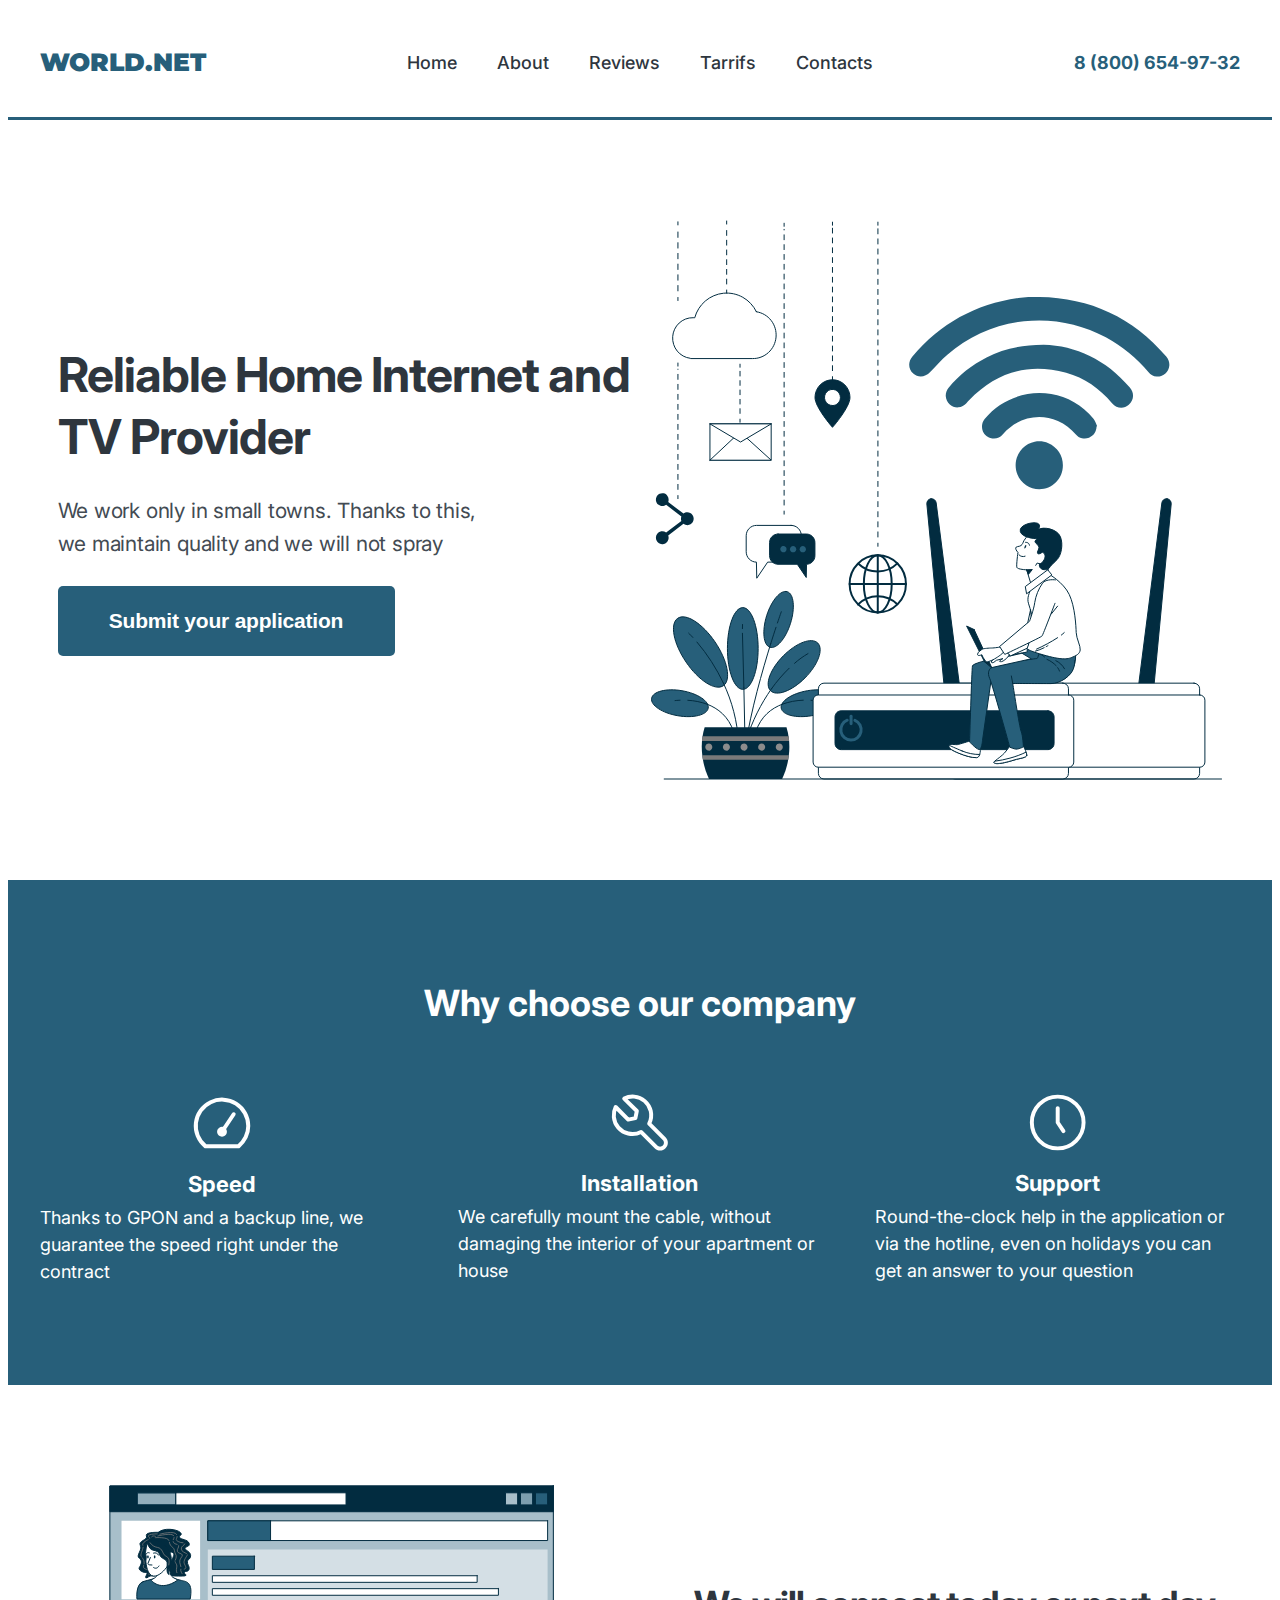
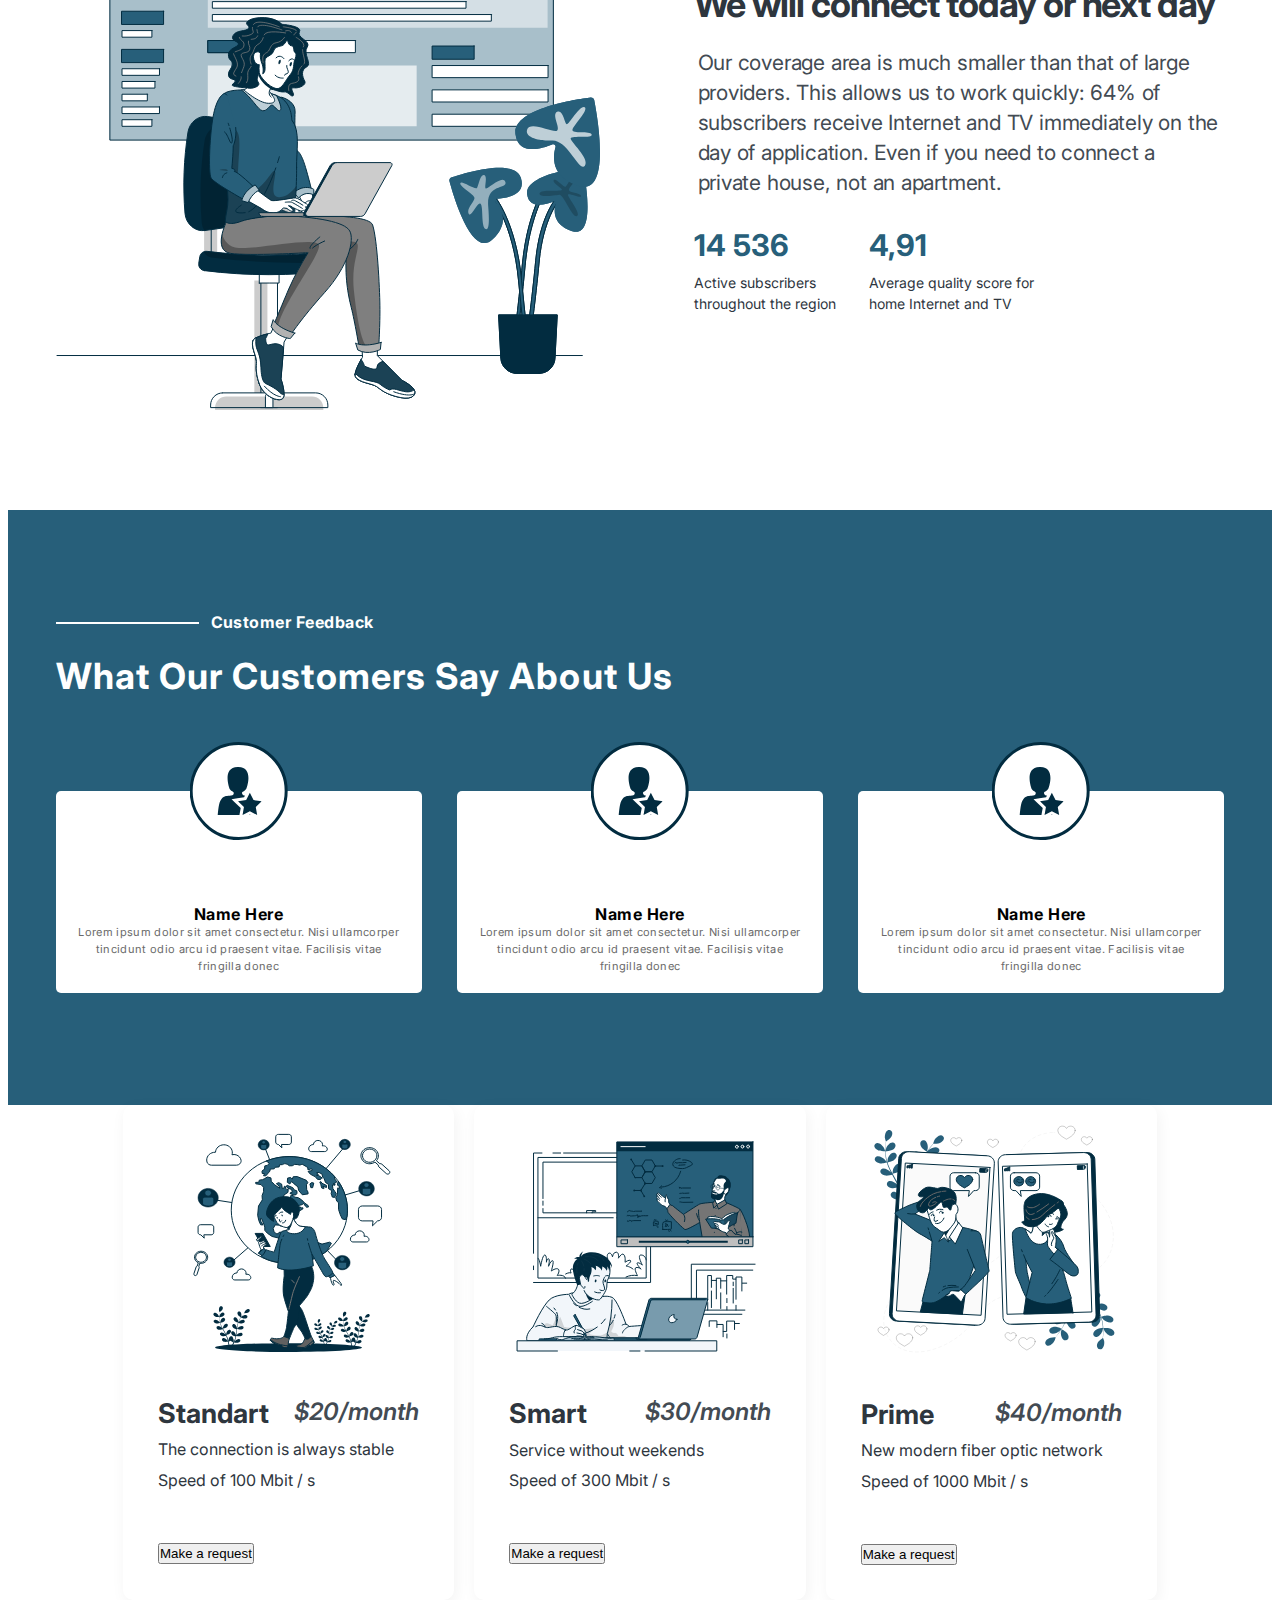
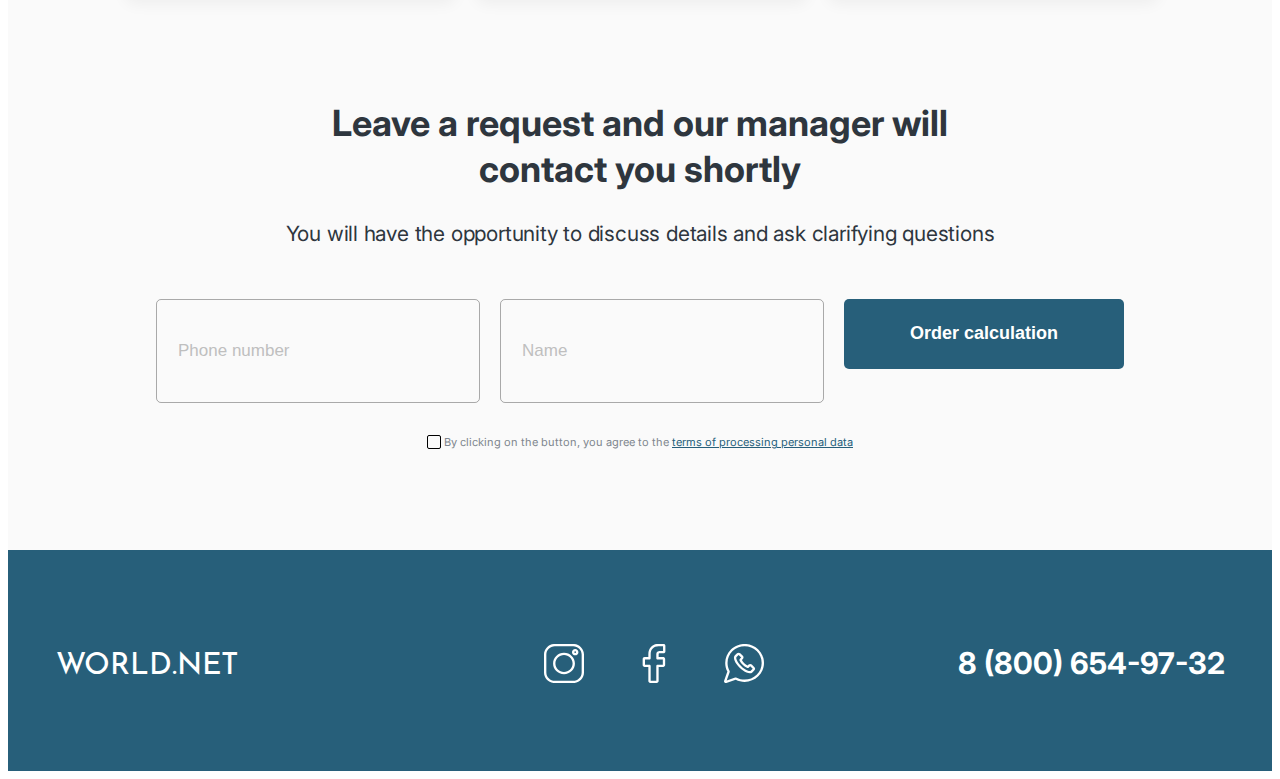
<file: index.html>
<!DOCTYPE html>
<html lang="en">
  <head>
    <meta charset="UTF-8" />
    <meta name="viewport" content="width=device-width, initial-scale=1.0" />

    <title>World.Net</title>
    <link
      rel="stylesheet"
      href="https://cdnjs.cloudflare.com/ajax/libs/modern-normalize/2.0.0/modern-normalize.min.css"
      integrity="sha512-4xo8blKMVCiXpTaLzQSLSw3KFOVPWhm/TRtuPVc4WG6kUgjH6J03IBuG7JZPkcWMxJ5huwaBpOpnwYElP/m6wg=="
      crossorigin="anonymous"
      referrerpolicy="no-referrer"
    />
    <link rel="preconnect" href="https://fonts.googleapis.com" />
    <link rel="preconnect" href="https://fonts.gstatic.com" crossorigin />
    <link
      href="https://fonts.googleapis.com/css2?family=Inter:wght@400;500;600;700&family=Montserrat:wght@0,900;1,900&family=Poppins&family=Reem+Kufi&display=swap"
      rel="stylesheet"
    />
    <link rel="stylesheet" href="./css/style.css" />
  </head>
  <body>
    <!-- ==================== header ==================== -->
    <header class="header">
      <div class="container header-container">
        <a class="header-logo" href="./index.html" class="logo">World.Net</a>
        <nav class="header-nav">
          <ul class="header-nav-list">
            <li class="header-list-item">
              <a class="header-nav-link" href="./index.html">Home</a>
            </li>
            <li class="header-list-item"><a class="header-nav-link" href="#about">About</a></li>
            <li class="header-list-item">
              <a class="header-nav-link" href="#feedback">Reviews</a>
            </li>
            <li class="header-list-item">
              <a class="header-nav-link" href="./html/tariffs.html">Tarrifs</a>
            </li>
            <li class="header-list-item"><a class="header-nav-link" href="#order">Contacts</a></li>
          </ul>
        </nav>
        <address class="header-addres">
          <a class="header-addres-link" href="tel:+88006549732">8 (800) 654-97-32</a>
        </address>
      </div>
    </header>
    <main>
      <!-- ==================== HERO ==================== -->
      <section class="hero">
        <div class="hero-container">
          <div class="left-side">
            <h1 class="hero-title">Reliable Home Internet and TV Provider</h1>
            <p class="hero-text">
              We work only in small towns. Thanks to this, we maintain quality and we will not spray
            </p>
            <button class="hero-submit-btn" type="button" data-modal-open>
              Submit your application
            </button>
          </div>
          <img src="./images/hero/hero-img.svg" alt="hero img" width="572" height="560" />
        </div>
      </section>
      <!-- ==================== features ==================== -->
      <section class="features" id="feedback">
        <div class="container features-content">
          <h2 class="features-title">Why choose our company</h2>
          <ul class="features-list">
            <li class="features-list-item">
              <img
                class="features-list-item-img"
                src="./images/features/content.svg"
                alt="content"
                width="70"
                height="70"
              />
              <h3 class="features-list-item-subtytle">Speed</h3>
              <p class="features-text">
                Thanks to GPON and a backup line, we guarantee the speed right under the contract
              </p>
            </li>
            <li class="features-list-item">
              <img
                class="features-list-item-img"
                src="./images/features/installation.svg"
                alt="installation"
                width="70"
                height="70"
              />
              <h3 class="features-list-item-subtytle">Installation</h3>
              <p class="features-text">
                We carefully mount the cable, without damaging the interior of your apartment or
                house
              </p>
            </li>
            <li class="features-list-item">
              <img
                class="features-list-item-img"
                src="./images/features/support.svg"
                alt="support"
                width="70"
                height="70"
              />
              <h3 class="features-list-item-subtytle">Support</h3>
              <p class="features-text">
                Round-the-clock help in the application or via the hotline, even on holidays you can
                get an answer to your question
              </p>
            </li>
          </ul>
        </div>
      </section>
      <!-- ==================== about ==================== -->
      <section class="about" id="about">
        <div class="about-container">
          <img
            class="about-aside-img"
            src="./images/about/about.svg"
            alt="about"
            width="544"
            height="525"
          />
          <div class="about-content">
            <h2 class="about-title">We will connect today or next day</h2>
            <p class="about-text">
              Our coverage area is much smaller than that of large providers. This allows us to work
              quickly: 64% of subscribers receive Internet and TV immediately on the day of
              application. Even if you need to connect a private house, not an apartment.
            </p>
            <ul class="about-list">
              <li class="about-list-item about-item-left">
                <h3 class="about-list-item-subtitle">14 536</h3>
                <p class="about-list-item-text">Active subscribers throughout the region</p>
              </li>
              <li class="about-list-item about-item-right">
                <h3 class="about-list-item-subtitle">4,91</h3>
                <p class="about-list-item-text">Average quality score for home Internet and TV</p>
              </li>
            </ul>
          </div>
        </div>
      </section>
      <!-- ==================== reviews ==================== -->
      <section class="reviews" id="feedback">
        <div class="reviews-content">
          <p class="customer-subtitle">Customer Feedback</p>
          <h2 class="reviews-title">What Our Customers Say About Us</h2>
          <ul class="reviews-list">
            <li class="reviews-list-item">
              <img class="reviews-list-item-img" src="/images/reviews/avatar.svg" alt="avatar" />
              <h3 class="reviews-list-item-subtitle">Name Here</h3>
              <p class="reviews-list-item-text">
                Lorem ipsum dolor sit amet consectetur. Nisi ullamcorper tincidunt odio arcu id
                praesent vitae. Facilisis vitae fringilla donec
              </p>
            </li>
            <li class="reviews-list-item">
              <img class="reviews-list-item-img" src="/images/reviews/avatar.svg" alt="avatar" />
              <h3 class="reviews-list-item-subtitle">Name Here</h3>
              <p class="reviews-list-item-text">
                Lorem ipsum dolor sit amet consectetur. Nisi ullamcorper tincidunt odio arcu id
                praesent vitae. Facilisis vitae fringilla donec
              </p>
            </li>
            <li class="reviews-list-item">
              <img class="reviews-list-item-img" src="/images/reviews/avatar.svg" alt="avatar" />
              <h3 class="reviews-list-item-subtitle">Name Here</h3>
              <p class="reviews-list-item-text">
                Lorem ipsum dolor sit amet consectetur. Nisi ullamcorper tincidunt odio arcu id
                praesent vitae. Facilisis vitae fringilla donec
              </p>
            </li>
          </ul>
        </div>
      </section>
      <!-- ==================== tariffs ==================== -->
      <section class="section-tariffs" id="tariffs">
        <div class="container">
          <h2 class="visually-hidden">tariffs</h2>
          <ul class="tariffs-list">
            <li class="tariffs-item">
              <img
                class="tariffs-img"
                src="./images/tariffs/standart.svg"
                alt="standart"
                width="248"
                height="228"
              />
              <div class="tariffs-item-box">
                <h3 class="tariffs-item-titles">Standart</h3>
                <p class="tariffs-item-price">$20/month</p>
              </div>

              <p class="tariffs-item-description tariffs-text">The connection is always stable</p>
              <p class="tariffs-item-text tariffs-text">Speed of 100 Mbit / s</p>
              <button class="tariffs-button" type="button">Make a request</button>
            </li>
            <li class="tariffs-item">
              <img
                class="tariffs-img"
                src="/images/tariffs/smart.svg"
                alt="smart"
                width="248"
                height="228"
              />
              <div class="tariffs-item-box">
                <h3 class="tariffs-item-titles">Smart</h3>
                <p class="tariffs-item-price">$30/month</p>
              </div>

              <p class="tariffs-item-description tariffs-text">Service without weekends</p>
              <p class="tariffs-item-text tariffs-text">Speed of 300 Mbit / s</p>
              <button class="tariffs-button" type="button">Make a request</button>
            </li>
            <li class="tariffs-item">
              <img
                class="tariffs-img"
                src="./images/tariffs/prime.svg"
                alt="prime"
                width="248"
                height="228"
              />
              <div class="tariffs-item-box">
                <h3 class="tariffs-item-titles">Prime</h3>
                <p class="tariffs-item-price">$40/month</p>
              </div>

              <p class="tariffs-item-description tariffs-text">New modern fiber optic network</p>
              <p class="tariffs-item-text tariffs-text">Speed of 1000 Mbit / s</p>
              <button class="tariffs-button" type="button">Make a request</button>
            </li>
          </ul>
        </div>
      </section>
      <!-- ==================== order ==================== -->
      <section class="order" id="order">
        <h2 class="order-title">Leave a request and our manager will contact you shortly</h2>
        <p class="order-text">
          You will have the opportunity to discuss details and ask clarifying questions
        </p>
        <form>
          <div class="order-box">
            <label
              ><input class="order-input" type="tel" name="order-tel" placeholder="Phone number"
            /></label>
            <label
              ><input class="order-input" type="text" name="order-name" placeholder="Name"
            /></label>
            <button class="order-btn" type="submit">Order calculation</button>
          </div>

          <div class="order-wrapper">
            <input
              class="order-check visually-hidden"
              type="checkbox"
              name="order-privasy"
              id="order-privasy"
            />
            <label class="order-label" for="order-privasy">
              <span class="custom-checkbox">
                <svg width="8" height="8">
                  <use href="./images/icons.svg#icon-check"></use>
                </svg>
              </span>
              By clicking on the button, you agree to the
              <a class="order-link" href="">terms of processing personal data</a>
            </label>
          </div>
        </form>
      </section>
    </main>
    <!-- ==================== footer ==================== -->
    <footer class="footer">
      <div class="container footer-container">
        <a class="footer-logo" href="./index.html">World.Net</a>
        <ul class="footer-social-list">
          <li class="foter-social-item">
            <a class="footer-social-link" href="" target="_blank" aria-label="instagram link"
              ><img
                class="footer-social-img"
                src="./images/footer/instagram.svg"
                alt="instagram"
                width="40"
                height="40"
            /></a>
          </li>
          <li class="foter-social-item">
            <a class="footer-social-link" href="" target="_blank" aria-label="facebook link"
              ><img
                class="footer-social-img"
                src="./images/footer/facebook.svg"
                alt="facebook"
                width="40"
                height="40"
            /></a>
          </li>
          <li class="foter-social-item">
            <a class="footer-social-link" href="" target="_blank" aria-label="whatsapp link"
              ><img
                class="footer-social-img"
                src="./images/footer/whatsapp.svg"
                alt="whatsapp"
                width="40"
                height="40"
            /></a>
          </li>
        </ul>
        <address class="footer-addres">
          <a class="footer-addres-link" href="tel:+88006549732">8 (800) 654-97-32</a>
        </address>
      </div>
    </footer>
    <!-- ==================== modal ==================== -->
    <div class="overlay is-hidden" data-modal>
      <div class="modal">
        <button class="modal-close-button" type="button" data-modal-close>x</button>
        <p class="modal-subtitle">Contact Us</p>
        <p class="modal-title">
          <span class="modal-accent-color">Contact</span> Us & We Can Work Together
        </p>
        <p class="modal-text">
          Lorem ipsum dolor sit amet consectetur. Adipiscing nisl id at arcu enim id gravida
          pulvinar. Tristique consectetur mi curabitur congue enim dignissim
        </p>
        <form class="form">
          <label class="form-label">
            <input
              class="form-input"
              type="text"
              name="user-name"
              placeholder="Your Name"
              required
            />
          </label>
          <label class="form-label">
            <input
              class="form-input"
              type="email"
              name="user-email"
              placeholder="Your Emaile"
              required
            />
          </label>
          <label class="form-label">
            <textarea
              class="form-textarea"
              name=""
              id=""
              name="user-message"
              placeholder="Your Message"
            ></textarea>
          </label>
          <button class="form-submit-button" type="submit">Submit Message</button>
        </form>
      </div>
    </div>
    <script src="./js/modal.js"></script>
  </body>
</html>
</file>
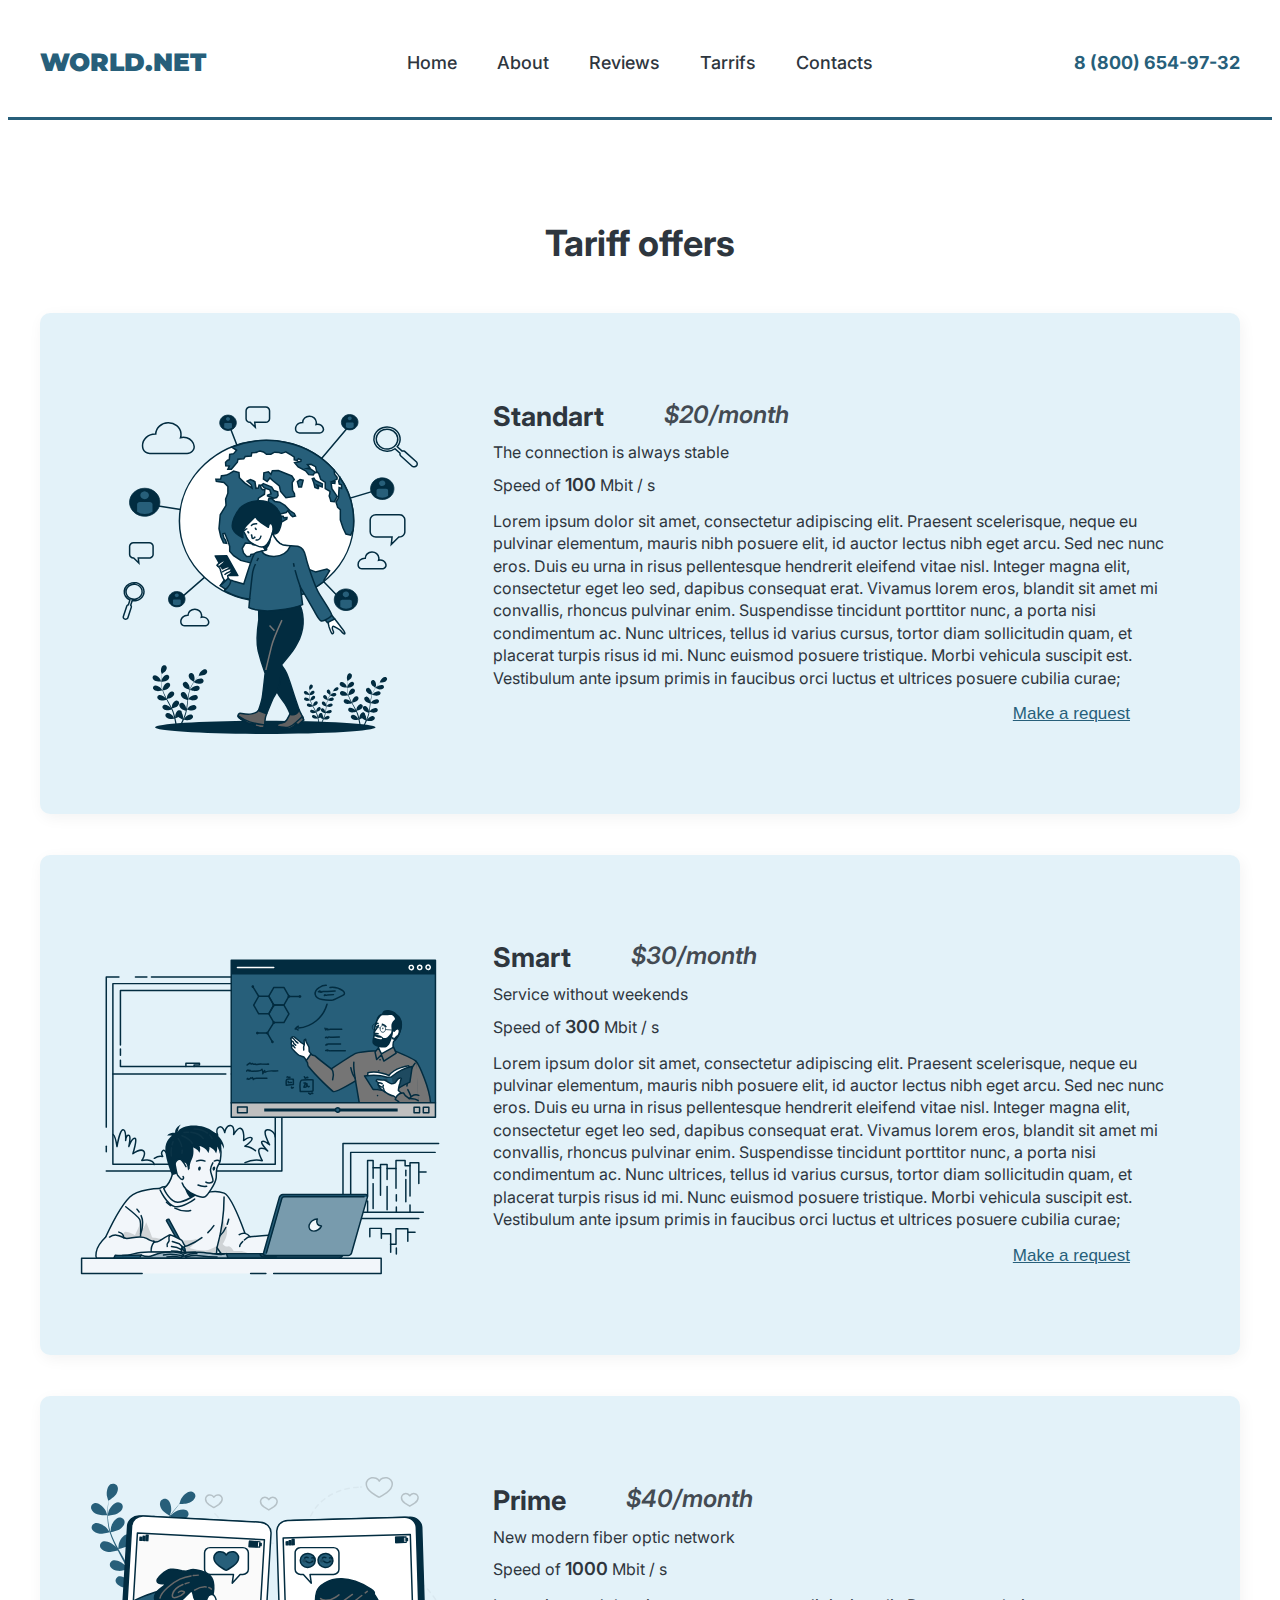
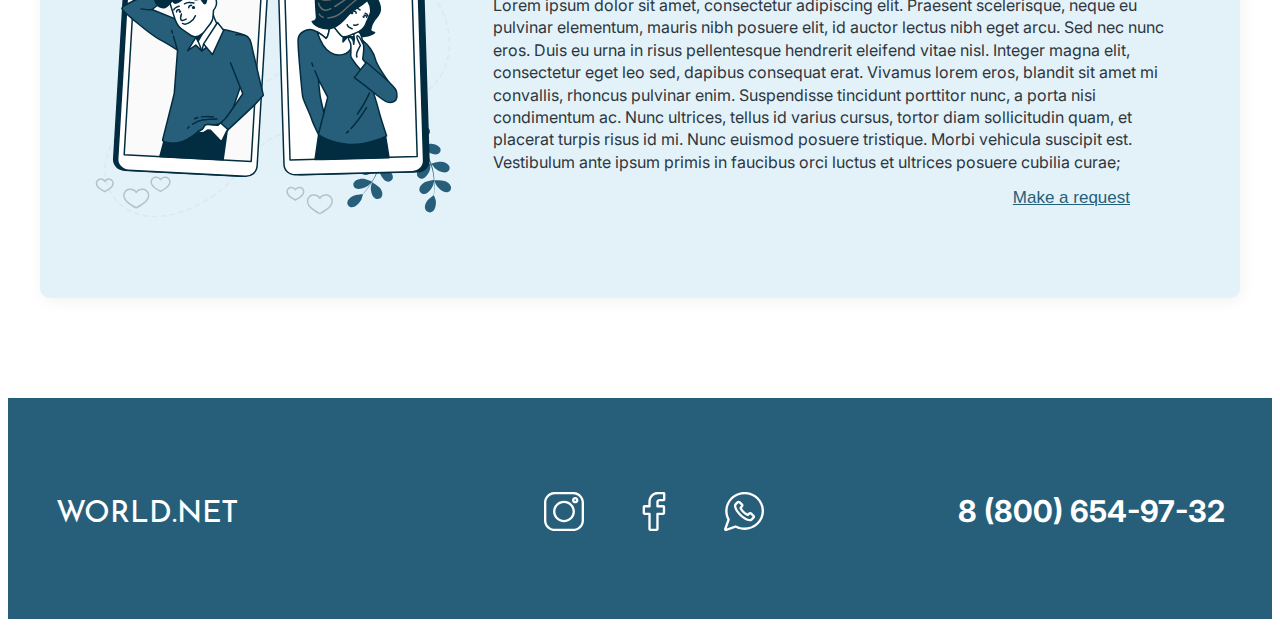
<file: html/tariffs.html>
<!DOCTYPE html>
<html lang="en">
  <head>
    <meta charset="UTF-8" />
    <meta name="viewport" content="width=device-width, initial-scale=1.0" />
    <title>Tariffs</title>
    <link
      rel="stylesheet"
      href="https://cdnjs.cloudflare.com/ajax/libs/modern-normalize/2.0.0/modern-normalize.min.css"
      integrity="sha512-4xo8blKMVCiXpTaLzQSLSw3KFOVPWhm/TRtuPVc4WG6kUgjH6J03IBuG7JZPkcWMxJ5huwaBpOpnwYElP/m6wg=="
      crossorigin="anonymous"
      referrerpolicy="no-referrer"
    />
    <link rel="preconnect" href="https://fonts.googleapis.com" />
    <link rel="preconnect" href="https://fonts.gstatic.com" crossorigin />
    <link
      href="https://fonts.googleapis.com/css2?family=Inter:wght@400;500;600;700&family=Montserrat:wght@0,900;1,900&family=Poppins&family=Reem+Kufi&display=swap"
      rel="stylesheet"
    />
    <link rel="stylesheet" href="../css/tariffs.css" />
  </head>
  <body>
    <!-- ==================== header ==================== -->
    <header class="header">
      <div class="container header-container">
        <a class="header-logo" href="/index.html" class="logo">World.Net</a>
        <nav class="header-nav">
          <ul class="header-nav-list">
            <li class="header-list-item">
              <a class="header-nav-link" href="/index.html">Home</a>
            </li>
            <li class="header-list-item">
              <a class="header-nav-link" href="/index.html#about">About</a>
            </li>
            <li class="header-list-item">
              <a class="header-nav-link" href="/index.html#feedback">Reviews</a>
            </li>
            <li class="header-list-item">
              <a class="header-nav-link" href="">Tarrifs</a>
            </li>
            <li class="header-list-item">
              <a class="header-nav-link" href="/index.html#order">Contacts</a>
            </li>
          </ul>
        </nav>
        <address class="header-addres">
          <a class="header-addres-link" href="tel:+88006549732">8 (800) 654-97-32</a>
        </address>
      </div>
    </header>
    <main>
      <!-- ==================== tariffs ==================== -->
      <section class="section-tariffs">
        <div class="container tariffs-container">
          <h2 class="tariffs-title">Tariff offers</h2>
          <ul class="tarrifs-list">
            <li class="tariffs-item">
              <img
                class="tariffs-img"
                src="../images/tariffs/standart.svg"
                alt="standart"
                width="372"
                height="340"
              />
              <div class="tariffs-aside-box">
                <div class="tariffs-item-box">
                  <div class="tariffs-title-description">
                    <h3 class="tariffs-item-titles">Standart</h3>
                    <p class="tariffs-item-price">$20/month</p>
                  </div>

                  <p class="tariffs-item-description tariffs-text">
                    The connection is always stable
                  </p>
                  <p class="tariffs-item-text tariffs-text">
                    Speed of <span class="item-text-accent">100</span> Mbit / s
                  </p>
                </div>

                <p class="tariffs-item-narrative">
                  Lorem ipsum dolor sit amet, consectetur adipiscing elit. Praesent scelerisque,
                  neque eu pulvinar elementum, mauris nibh posuere elit, id auctor lectus nibh eget
                  arcu. Sed nec nunc eros. Duis eu urna in risus pellentesque hendrerit eleifend
                  vitae nisl. Integer magna elit, consectetur eget leo sed, dapibus consequat erat.
                  Vivamus lorem eros, blandit sit amet mi convallis, rhoncus pulvinar enim.
                  Suspendisse tincidunt porttitor nunc, a porta nisi condimentum ac. Nunc ultrices,
                  tellus id varius cursus, tortor diam sollicitudin quam, et placerat turpis risus
                  id mi. Nunc euismod posuere tristique. Morbi vehicula suscipit est. Vestibulum
                  ante ipsum primis in faucibus orci luctus et ultrices posuere cubilia curae;
                </p>
                <button class="tariffs-button" type="button">Make a request</button>
              </div>
            </li>

            <li class="tariffs-item">
              <img
                class="tariffs-img"
                src="../images/tariffs/smart.svg"
                alt="standart"
                width="372"
                height="340"
              />
              <div class="tariffs-aside-box">
                <div class="tariffs-item-box">
                  <div class="tariffs-title-description">
                    <h3 class="tariffs-item-titles">Smart</h3>
                    <p class="tariffs-item-price">$30/month</p>
                  </div>

                  <p class="tariffs-item-description tariffs-text">Service without weekends</p>
                  <p class="tariffs-item-text tariffs-text">
                    Speed of <span class="item-text-accent">300</span> Mbit / s
                  </p>
                </div>

                <p class="tariffs-item-narrative">
                  Lorem ipsum dolor sit amet, consectetur adipiscing elit. Praesent scelerisque,
                  neque eu pulvinar elementum, mauris nibh posuere elit, id auctor lectus nibh eget
                  arcu. Sed nec nunc eros. Duis eu urna in risus pellentesque hendrerit eleifend
                  vitae nisl. Integer magna elit, consectetur eget leo sed, dapibus consequat erat.
                  Vivamus lorem eros, blandit sit amet mi convallis, rhoncus pulvinar enim.
                  Suspendisse tincidunt porttitor nunc, a porta nisi condimentum ac. Nunc ultrices,
                  tellus id varius cursus, tortor diam sollicitudin quam, et placerat turpis risus
                  id mi. Nunc euismod posuere tristique. Morbi vehicula suscipit est. Vestibulum
                  ante ipsum primis in faucibus orci luctus et ultrices posuere cubilia curae;
                </p>
                <button class="tariffs-button" type="button">Make a request</button>
              </div>
            </li>

            <li class="tariffs-item">
              <img
                class="tariffs-img"
                src="../images/tariffs/prime.svg"
                alt="standart"
                width="372"
                height="340"
              />
              <div class="tariffs-aside-box">
                <div class="tariffs-item-box">
                  <div class="tariffs-title-description">
                    <h3 class="tariffs-item-titles">Prime</h3>
                    <p class="tariffs-item-price">$40/month</p>
                  </div>

                  <p class="tariffs-item-description tariffs-text">
                    New modern fiber optic network
                  </p>
                  <p class="tariffs-item-text tariffs-text">
                    Speed of <span class="item-text-accent">1000</span> Mbit / s
                  </p>
                </div>

                <p class="tariffs-item-narrative">
                  Lorem ipsum dolor sit amet, consectetur adipiscing elit. Praesent scelerisque,
                  neque eu pulvinar elementum, mauris nibh posuere elit, id auctor lectus nibh eget
                  arcu. Sed nec nunc eros. Duis eu urna in risus pellentesque hendrerit eleifend
                  vitae nisl. Integer magna elit, consectetur eget leo sed, dapibus consequat erat.
                  Vivamus lorem eros, blandit sit amet mi convallis, rhoncus pulvinar enim.
                  Suspendisse tincidunt porttitor nunc, a porta nisi condimentum ac. Nunc ultrices,
                  tellus id varius cursus, tortor diam sollicitudin quam, et placerat turpis risus
                  id mi. Nunc euismod posuere tristique. Morbi vehicula suscipit est. Vestibulum
                  ante ipsum primis in faucibus orci luctus et ultrices posuere cubilia curae;
                </p>
                <button class="tariffs-button" type="button">Make a request</button>
              </div>
            </li>
          </ul>
        </div>
      </section>
    </main>
    <!-- ==================== footer ==================== -->
    <footer class="footer">
      <div class="container footer-container">
        <a class="footer-logo" href="./index.html">World.Net</a>
        <ul class="footer-social-list">
          <li class="foter-social-item">
            <a class="footer-social-link" href="" target="_blank" aria-label="instagram link"
              ><img
                class="footer-social-img"
                src="../images/footer/instagram.svg"
                alt="instagram"
                width="40"
                height="40"
            /></a>
          </li>
          <li class="foter-social-item">
            <a class="footer-social-link" href="" target="_blank" aria-label="facebook link"
              ><img
                class="footer-social-img"
                src="../images/footer/facebook.svg"
                alt="facebook"
                width="40"
                height="40"
            /></a>
          </li>
          <li class="foter-social-item">
            <a class="footer-social-link" href="" target="_blank" aria-label="whatsapp link"
              ><img
                class="footer-social-img"
                src="../images/footer/whatsapp.svg"
                alt="whatsapp"
                width="40"
                height="40"
            /></a>
          </li>
        </ul>
        <address class="footer-addres">
          <a class="footer-addres-link" href="tel:+88006549732">8 (800) 654-97-32</a>
        </address>
      </div>
    </footer>
  </body>
</html>
</file>
<file: css/style.css>
h1,
h2,
h3,
h4,
h5,
h6,
p {
  margin-top: 0;
  margin-bottom: 0;
}

a {
  color: inherit;
  text-decoration: none;
}

ul,
ol {
  list-style-type: none;
  padding-left: 0;
  margin-top: 0;
  margin-bottom: 0;
}

img {
  display: block;
  max-width: 100%;
  height: auto;
}

button {
  cursor: pointer;
  padding-left: 0;
  padding-right: 0;
}

address {
  font-style: normal;
}

body {
  font-family: 'Inter', sans-serif;
  background-color: #ffffff;
  color: #434b53;
}

.container {
  max-width: 1200px;
  padding-left: 15px;
  padding-right: 15px;
  margin: 0 auto;
}

.visually-hidden {
  position: absolute;
  width: 1px;
  height: 1px;
  margin: -1px;
  border: 0;
  padding: 0;

  white-space: nowrap;
  clip-path: inset(100%);
  clip: rect(0 0 0 0);
  overflow: hidden;
}

/* <!-- ==================== header ==================== --> */
.header {
  border-bottom: 3px solid #275f7a;
}

.header-container {
  display: flex;
  justify-content: space-between;
  align-items: center;
}

.header-logo {
  font-family: 'Montserrat', sans-serif;
  font-weight: 900;
  font-size: 25px;
  line-height: 1.5;
  text-transform: uppercase;
  color: #275f7a;
}

.header-nav-list {
  display: flex;
}
.header-list-item:not(:last-child) {
  margin-right: 40px;
}

.header-nav-link {
  display: block;
  font-weight: 500;
  font-size: 18px;
  line-height: 1.5;
  color: #2e363e;
  padding: 41px 0;
}

.header-nav-link:hover,
.header-nav-link:focus {
  color: #275f7a;
}

.header-addres-link {
  font-weight: 700;
  font-size: 18px;
  line-height: 1.52;
  text-align: right;
  color: #275f7a;
}

/* <!-- ==================== HERO ==================== --> */

.hero {
  padding-top: 100px;
  padding-bottom: 100px;
}

.hero-container {
  display: flex;
  justify-content: space-between;
  align-items: center;
  max-width: 1165px;
  margin-left: auto;
  margin-right: auto;
}

.left-side {
  max-width: 580px;
}

.hero-title {
  font-size: 48px;
  line-height: 1.3;
  letter-spacing: -0.02em;
  color: #2e363e;
  margin-bottom: 25px;
}
.hero-text {
  font-weight: 400;
  font-size: 21px;
  line-height: 1.6;
  letter-spacing: -0.01em;
  color: #434b53;
  max-width: 434px;
  margin-bottom: 25px;
}

.hero-submit-btn {
  border-radius: 5px;
  padding: 20px 50px;
  min-width: 337px;
  height: 70px;
  background-color: #275f7a;
  border: none;
  font-weight: 600;
  font-size: 21px;
  line-height: 1.43;
  letter-spacing: -0.01em;
  color: #ffffff;
  transition: background-color 250ms ease-in-out, color 250ms ease-in-out;
}

.hero-submit-btn:hover,
.hero-submit-btn:focus {
  background-color: #e3f2f9;
  color: #022c40;
}

/* <!-- ==================== features ==================== --> */

.features {
  padding-top: 100px;
  padding-bottom: 100px;
  background: #275f7a;
}

.features-title {
  font-size: 36px;
  line-height: 1.33;
  text-align: center;
  color: #ffffff;
  margin-bottom: 60px;
}
.features-list {
  display: flex;
  gap: 53px;
}
.features-list-item {
  width: calc((100% - 2 * 53px) / 3);
}
.features-list-item-img {
  margin: 0 auto 11px;
}
.features-list-item-subtytle {
  font-weight: 700;
  font-size: 22px;
  line-height: 1.43;
  text-align: center;
  color: #fff;
  margin-bottom: 4px;
}
.features-text {
  font-weight: 400;
  font-size: 18px;
  line-height: 1.5;
  color: #fff;
}
/* <!-- ==================== about ==================== --> */

.about {
  padding-top: 100px;
  padding-bottom: 100px;
}

.about-container {
  display: flex;
  justify-content: space-between;
  align-items: center;
  max-width: 1169px;
  margin: 0 auto;
}

.about-aside-img {
  max-width: 544px;
}
.about-content {
  max-width: 531px;
}
.about-title {
  font-weight: 700;
  font-size: 36px;
  line-height: 1.3;
  letter-spacing: -0.03em;
  color: #2e363e;
  margin-bottom: 20px;
}
.about-text {
  font-weight: 400;
  font-size: 21px;
  line-height: 1.43;
  letter-spacing: -0.01em;
  color: #434b53;
  margin-left: 4px;
  margin-bottom: 28px;
}
.about-list {
  display: flex;
  gap: 30px;
  max-width: 342px;
}

.about-item-left {
  max-width: 145px;
}

.about-item-right {
  max-width: 167px;
}

.about-list-item-subtitle {
  font-weight: 700;
  font-size: 30px;
  line-height: 1.33;
  color: #275f7a;
  margin-bottom: 6px;
}
.about-list-item-text {
  font-weight: 400;
  font-size: 14px;
  line-height: 1.5;
  color: #2e363e;
}

/* <!-- ==================== reviews ==================== --> */

.reviews {
  padding-top: 100px;
  padding-bottom: 100px;
  background-color: #275f7a;
}
.reviews-content {
  display: block;
  max-width: 1169px;
  margin-left: auto;
  margin-right: auto;
}

.customer-subtitle {
  display: flex;
  align-items: center;
  gap: 12px;
  font-weight: 700;
  font-size: 16px;
  line-height: 1.55;
  letter-spacing: 0.03em;
  color: #fff;
  margin-bottom: 19px;
}

.customer-subtitle::before {
  display: block;
  content: '';
  width: 143px;
  height: 2px;
  background-color: #ffffff;
}

.reviews-title {
  font-weight: 700;
  font-size: 36px;
  line-height: 1.26;
  letter-spacing: 0.03em;
  color: #ffffff;
  margin-bottom: 91px;
}
.reviews-list {
  display: flex;
  gap: 35px;
  margin-bottom: 12px;
}
.reviews-list-item {
  position: relative;
  width: calc((100% - 2 * 35px)) / 3;
  background-color: #ffffff;
  padding: 113px 18px 18px;
  border-radius: 5px;
}
.reviews-list-item-img {
  position: absolute;
  top: 0;
  left: 50%;
  transform: translate(-50%, -50%);
}
.reviews-list-item-subtitle {
  font-weight: 700;
  font-size: 16px;
  letter-spacing: 0.03em;
  text-align: center;
  color: #000;
}
.reviews-list-item-text {
  font-size: 11px;
  line-height: 1.55;
  letter-spacing: 0.03em;
  text-align: center;
  color: #696969;
}

/* <!-- ==================== tariffs ==================== --> */

.section-tariffs {
  padding: 0 100px;
}

.tariffs-list {
  display: flex;
  gap: 20px;
}
.tariffs-item {
  width: calc((100% - 2 * 20px) / 3);
  box-shadow: 2px 4px 15px 0 rgba(0, 0, 0, 0.05);
  background: #fff;
  border-radius: 10px;
  padding: 20px 35px 35px 35px;
}
.tariffs-img {
  margin: 0 auto 47px;
}

.tariffs-item-box {
  display: flex;
  justify-content: space-between;
  margin-bottom: 13px;
}

.tariffs-item-titles {
  font-weight: 700;
  font-size: 27px;
  line-height: 1.1;
  color: #2e363e;
}
.tariffs-item-price {
  font-style: italic;
  font-weight: 600;
  font-size: 24px;
  line-height: 1.1;
}

.tariffs-text {
  line-height: 1.1;
  color: #2e363e;
}

.tariffs-item-description {
  margin-bottom: 13px;
}

.tariffs-item-text {
  margin-bottom: 52px;
}

.tariffss-button {
  display: block;
  font-size: 17px;
  line-height: 1.1;
  color: #275f7a;
  border: none;
  text-decoration: underline;
  background-color: transparent;
  margin-left: auto;
}

/* <!-- ==================== order ==================== --> */

.order {
  background-color: #fafafa;
  padding: 100px 0;
}

.order-title {
  font-size: 36px;
  line-height: 1.3;
  text-align: center;
  color: #2e363e;
  max-width: 707px;
  margin-left: auto;
  margin-right: auto;
  margin-bottom: 26px;
}
.order-text {
  font-size: 21px;
  line-height: 1.43;
  letter-spacing: -0.01em;
  text-align: center;
  color: #2e363e;
  margin-bottom: 50px;
}
.order-input {
  border: 1px solid rgba(0, 0, 0, 0.32);
  border-radius: 5px;
  padding: 16px 21px;
  width: 280px;
  height: 70px;
  background-color: transparent;
  outline: transparent;
  transition: border-color 250ms ease-in-out;
}

.order-input:focus {
  border-color: #022c40;
}

.order-input::placeholder {
  font-weight: 400;
  font-size: 17px;
  line-height: 1.1;
  color: #bfbfbf;
}
.order-btn {
  border-radius: 5px;
  min-width: 280px;
  height: 70px;
  background-color: #275f7a;
  font-weight: 600;
  font-size: 18px;
  line-height: 1.1;
  text-align: center;
  color: #ffffff;
  border: none;
}

.order-box {
  display: flex;
  justify-content: center;
  gap: 20px;
  margin-bottom: 32px;
}

.order-wrapper {
  display: flex;
  justify-content: center;
}

.order-label {
  font-weight: 400;
  font-size: 11px;
  line-height: 1.3;
  color: #7e868e;
}

.custom-checkbox {
  border: 1px solid #000;
  border-radius: 2px;
  width: 12px;
  height: 12px;
  display: inline-flex;
  align-items: center;
  justify-content: center;
  fill: transparent;
}

.order-check:checked + .order-label > .custom-checkbox {
  border: none;
  background-color: #022c40;
  fill: #ffffff;
}
.order-link {
  text-decoration: underline;
  color: #275f7a;
}

/* <!-- ==================== footer ==================== --> */

.footer {
  padding-top: 91px;
  padding-bottom: 85px;
  background-color: #275f7a;
}

.footer-container {
  display: flex;
  align-items: center;
  max-width: 1169px;
}
.footer-logo {
  font-family: 'Reem Kufi', sans-serif;
  font-weight: 400;
  font-size: 30px;
  line-height: 1.5;
  text-transform: uppercase;
  color: #fff;
  margin-right: auto;
}
.footer-social-list {
  display: flex;
  gap: 50px;
}

.footer-addres {
  margin-left: 194px;
}
.footer-addres-link {
  font-weight: 700;
  font-size: 30px;
  line-height: 1.1;
  text-align: right;
  color: #fff;
}

/* <!-- ==================== modal ==================== --> */

.overlay {
  position: fixed;
  top: 0;
  left: 0;
  width: 100%;
  height: 100%;
  background-color: rgba(0, 0, 0, 0.56);
}
.modal {
  position: absolute;
  top: 50%;
  left: 50%;
  transform: translate(-50%, -50%);
  background-color: #ffffff;
  padding: 76px 67px 75px 50px;
  width: 650px;
  min-height: 854px;
}
.modal-close-button {
  position: absolute;
  top: 24px;
  right: 24px;
  width: 24px;
  height: 24px;
  border-radius: 50%;
  border: none;
  background-color: #275f7a;
  color: #ffffff;
  transition: background-color 250ms ease-in-out, color 250ms ease-in-out;
}

.modal-close-button:hover,
.modal-close-button:focus {
  background-color: #e3f2f9;
  color: #022c40;
}
.modal-subtitle {
  display: flex;
  align-items: center;
  gap: 12px;
  font-weight: 700;
  line-height: 1.55;
  letter-spacing: 0.03em;
  color: #000000;
  margin-bottom: 19px;
}

.modal-subtitle::before {
  display: block;
  content: '';
  width: 143px;
  height: 2px;
  background-color: #d8d8d8;
}

.modal-title {
  font-weight: 700;
  font-size: 48px;
  line-height: 1.26;
  letter-spacing: 0.03em;
  color: #022c40;
  margin-bottom: 31px;
}

.modal-accent-color {
  color: #000;
}
.modal-text {
  line-height: 1.55;
  letter-spacing: 0.03em;
  color: #022c40;
  margin-bottom: 23px;
}

.form-label {
  display: block;
  margin-bottom: 23px;
}

.form-label:nth-child(3) {
  margin-bottom: 33px;
}

.form-input {
  border: 1px solid #cacaca;
  border-radius: 5px;
  width: 100%;
  height: 60px;
  background-color: transparent;
  outline: transparent;
  transition: background-color 250ms ease-in-out;
  padding-left: 21px;
}

/* font-family: 'Poppins', sans-serif; */

.form-input::placeholder {
  font-weight: 400;
  font-size: 16px;
  line-height: 1.55;
  letter-spacing: 0.03em;
  color: #000;
}

.form-input[type='text']::placeholder {
  font-family: 'Poppins', sans-serif;
}

.form-input:focus {
  border-color: #022c40;
}
.form-textarea {
  border: 1px solid #cacaca;
  border-radius: 5px;
  width: 100%;
  height: 149px;
  background-color: transparent;
  outline: transparent;
  transition: background-color 250ms ease-in-out;
  padding: 22px;
  resize: none;
}

.form-textarea:focus {
  border-color: #022c40;
}

/* .form-input::placeholder {
} */
.form-submit-button {
  min-width: 181px;
  height: 48px;
  background: #022c40;
  border-radius: 5px;
  border: none;
  font-size: 16px;
  letter-spacing: 0.03em;
  color: #ffffff;
  transition: background-color 250ms ease-in-out, color 250ms ease-in-out;
}

.form-submit-button:focus,
.form-submit-button:hover {
  background-color: #275f7a;
  color: #022c40;
}

.is-hidden {
  opacity: 0;
  visibility: hidden;
  pointer-events: none;
}
</file>
<file: css/tariffs.css>
h1,
h2,
h3,
h4,
h5,
h6,
p {
  margin-top: 0;
  margin-bottom: 0;
}

a {
  color: inherit;
  text-decoration: none;
}

ul,
ol {
  list-style-type: none;
  padding-left: 0;
  margin-top: 0;
  margin-bottom: 0;
}

img {
  display: block;
  max-width: 100%;
  height: auto;
}

button {
  cursor: pointer;
  padding-left: 0;
  padding-right: 0;
}

address {
  font-style: normal;
}

body {
  font-family: 'Inter', sans-serif;
  background-color: #ffffff;
  color: #434b53;
}

.container {
  max-width: 1200px;
  padding-left: 15px;
  padding-right: 15px;
  margin: 0 auto;
}

/* <!-- ==================== header ==================== -- >  */
.header {
  border-bottom: 3px solid #275f7a;
}

.header-container {
  display: flex;
  justify-content: space-between;
  align-items: center;
}

.header-logo {
  font-family: 'Montserrat', sans-serif;
  font-weight: 900;
  font-size: 25px;
  line-height: 1.5;
  text-transform: uppercase;
  color: #275f7a;
}

.header-nav-list {
  display: flex;
}
.header-list-item:not(:last-child) {
  margin-right: 40px;
}

.header-nav-link {
  display: block;
  font-weight: 500;
  font-size: 18px;
  line-height: 1.5;
  color: #2e363e;
  padding: 41px 0;
}

.header-nav-link:hover,
.header-nav-link:focus {
  color: #275f7a;
}

.header-addres-link {
  font-weight: 700;
  font-size: 18px;
  line-height: 1.52;
  text-align: right;
  color: #275f7a;
}

/* <!-- ==================== tariffs ==================== --> */

.section-tariffs {
  padding-top: 100px;
  padding-bottom: 100px;
}

.tariffs-title {
  font-size: 36px;
  line-height: 1.33;
  text-align: center;
  color: #2e363e;
  margin-bottom: 45px;
}

.tariffs-list {
  display: flex;
}

.tariffs-item {
  display: flex;
  box-shadow: 2px 4px 15px 0 rgba(0, 0, 0, 0.05);
  background-color: #e3f2f9;
  border-radius: 10px;
  padding: 80px 46px 80px 40px;
}

.tariffs-item:not(:last-child) {
  margin-bottom: 41px;
}

.tariffs-img {
  margin-right: 41px;
}

.tariffs-item-box {
  display: flex;
  flex-direction: column;
  gap: 13px;
}

.tariffs-aside-box {
  display: flex;
  flex-direction: column;
  justify-content: center;
  gap: 15px;
  max-width: 672px;
}

.tariffs-title-description {
  display: flex;
  gap: 60px;
}

.tariffs-item-titles {
  font-weight: 700;
  font-size: 27px;
  line-height: 1.1;
  color: #2e363e;
}
.tariffs-item-price {
  font-style: italic;
  font-weight: 600;
  font-size: 24px;
  line-height: 1.1;
  color: #434b53;
}

.tariffs-text {
  line-height: 1.1;
  color: #2e363e;
}

.tariffs-item-description {
  display: block;
}

.tariffs-item-text {
  display: block;
}

.item-text-accent {
  font-weight: 600;
  font-size: 18px;
}

.tariffs-item-narrative {
  line-height: 1.4;
  color: #2e363e;
}

.tariffs-button {
  display: block;
  font-size: 17px;
  line-height: 1.1;
  color: #275f7a;
  border: none;
  text-decoration: underline;
  background-color: transparent;
  margin-left: auto;
  margin-right: 35px;
}

/* <!-- ==================== footer ==================== --> */

.footer {
  padding-top: 91px;
  padding-bottom: 85px;
  background-color: #275f7a;
}

.footer-container {
  display: flex;
  align-items: center;
  max-width: 1169px;
}
.footer-logo {
  font-family: 'Reem Kufi', sans-serif;
  font-weight: 400;
  font-size: 30px;
  line-height: 1.5;
  text-transform: uppercase;
  color: #fff;
  margin-right: auto;
}
.footer-social-list {
  display: flex;
  gap: 50px;
}

.footer-addres {
  margin-left: 194px;
}
.footer-addres-link {
  font-weight: 700;
  font-size: 30px;
  line-height: 1.1;
  text-align: right;
  color: #fff;
}
</file>
